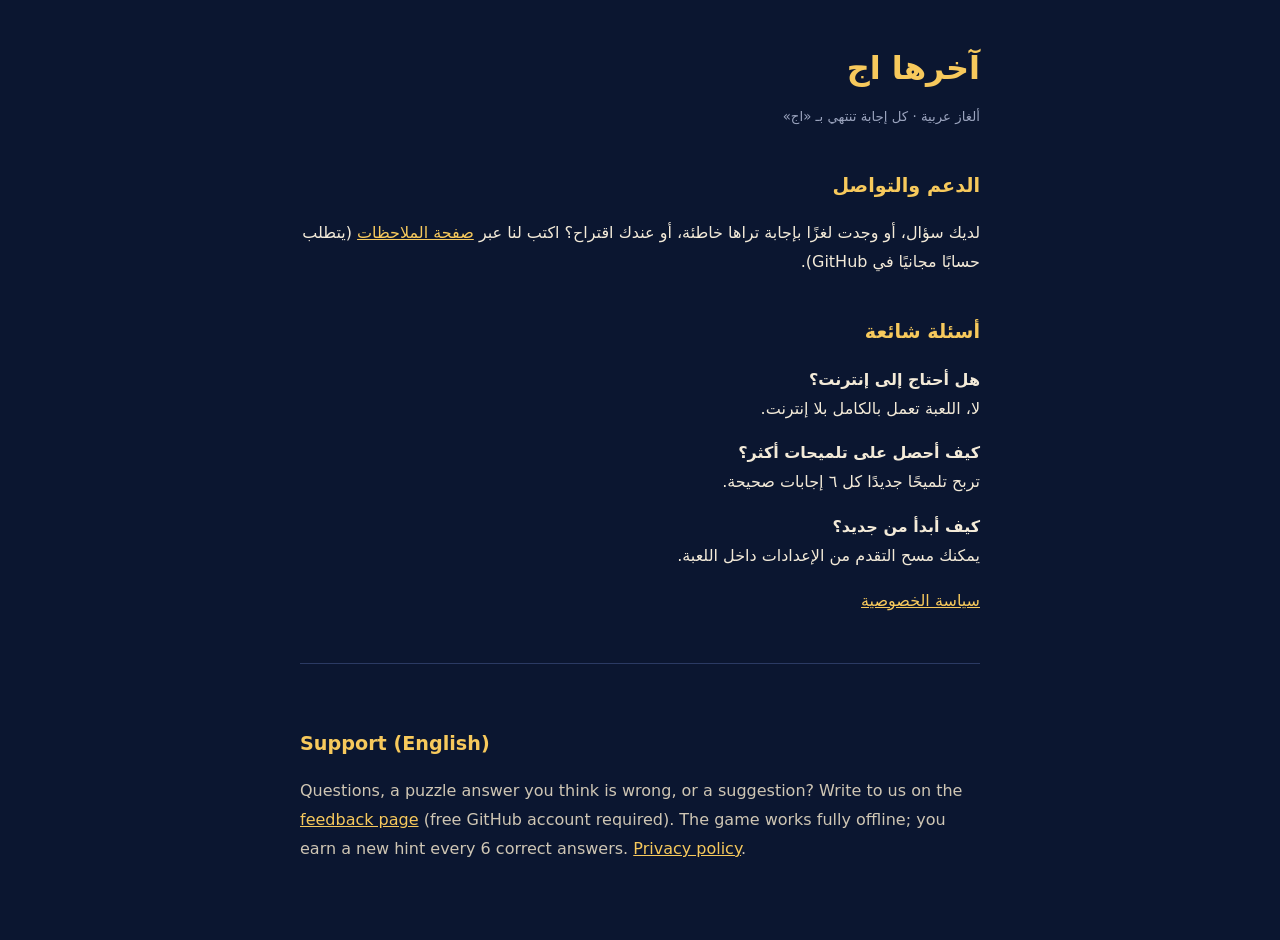
<file: index.html>
<!DOCTYPE html>
<html lang="ar" dir="rtl"><head><meta charset="utf-8"><meta name="viewport" content="width=device-width,initial-scale=1">
<title>الدعم · آخرها اج</title><link rel="stylesheet" href="style.css"></head>
<body><main>
<h1>آخرها اج</h1><small>ألغاز عربية · كل إجابة تنتهي بـ «اج»</small>
<h2>الدعم والتواصل</h2>
<p>لديك سؤال، أو وجدت لغزًا بإجابة تراها خاطئة، أو عندك اقتراح؟ اكتب لنا عبر <a href="https://github.com/falkaabi/akhirha-aj-site/issues">صفحة الملاحظات</a> (يتطلب حسابًا مجانيًا في GitHub).</p>
<h2>أسئلة شائعة</h2>
<p><b>هل أحتاج إلى إنترنت؟</b><br>لا، اللعبة تعمل بالكامل بلا إنترنت.</p>
<p><b>كيف أحصل على تلميحات أكثر؟</b><br>تربح تلميحًا جديدًا كل ٦ إجابات صحيحة.</p>
<p><b>كيف أبدأ من جديد؟</b><br>يمكنك مسح التقدم من الإعدادات داخل اللعبة.</p>
<p><a href="privacy.html">سياسة الخصوصية</a></p>
<div class="en"><h2>Support (English)</h2>
<p>Questions, a puzzle answer you think is wrong, or a suggestion? Write to us on the <a href="https://github.com/falkaabi/akhirha-aj-site/issues">feedback page</a> (free GitHub account required). The game works fully offline; you earn a new hint every 6 correct answers. <a href="privacy.html">Privacy policy</a>.</p></div>
</main></body></html>
</file>
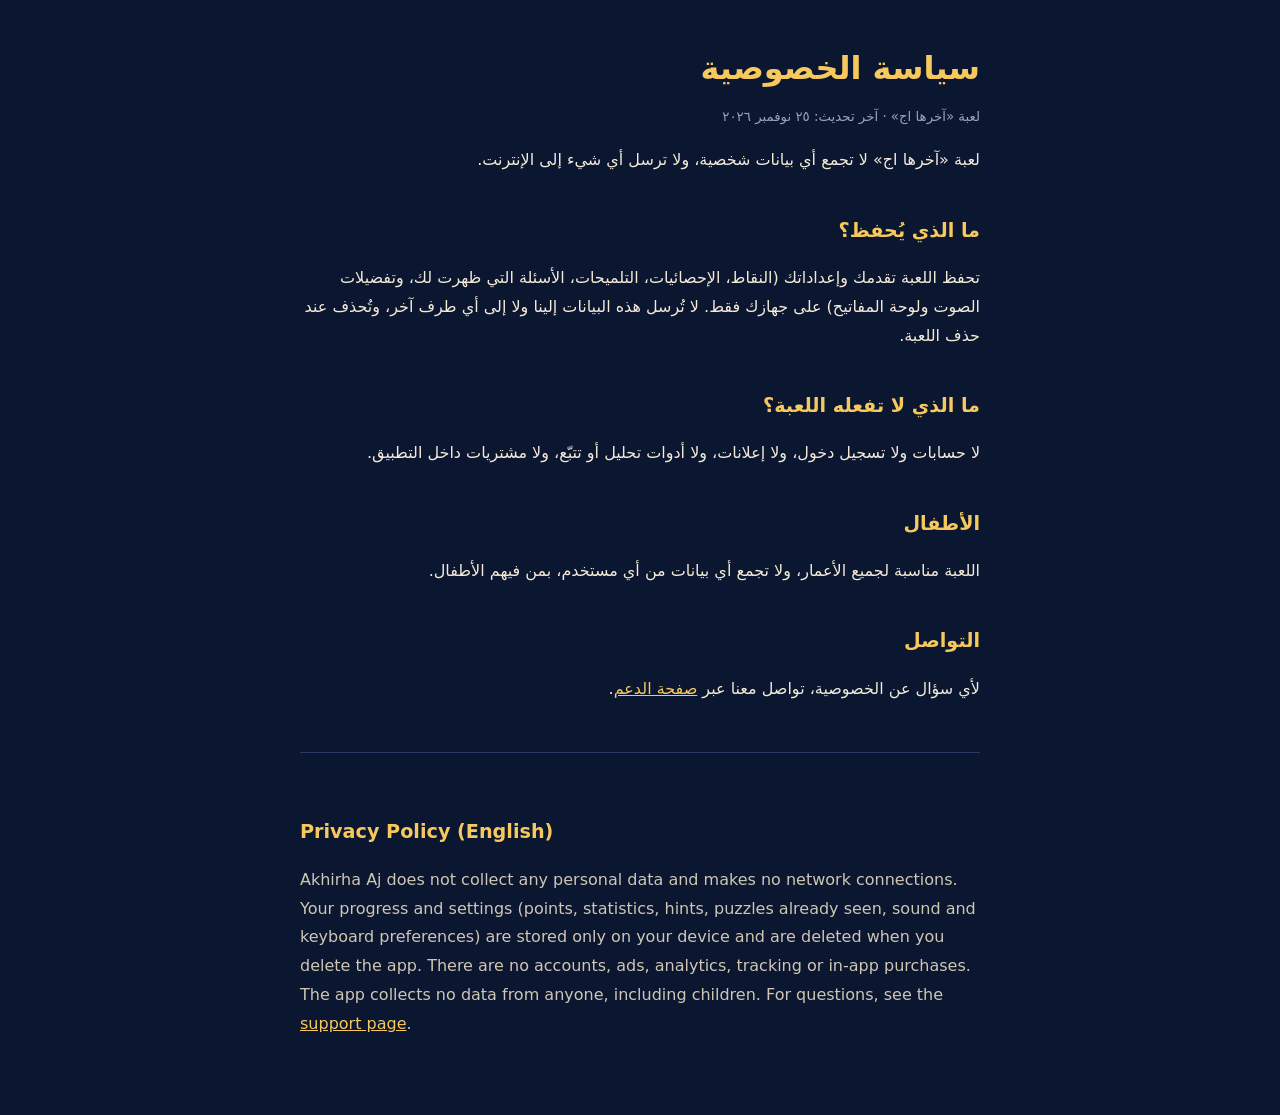
<file: privacy.html>
<!DOCTYPE html>
<html lang="ar" dir="rtl"><head><meta charset="utf-8"><meta name="viewport" content="width=device-width,initial-scale=1">
<title>سياسة الخصوصية · آخرها اج</title><link rel="stylesheet" href="style.css"></head>
<body><main>
<h1>سياسة الخصوصية</h1><small>لعبة «آخرها اج» · آخر تحديث: ٢٥ نوفمبر ٢٠٢٦</small>
<p>لعبة «آخرها اج» لا تجمع أي بيانات شخصية، ولا ترسل أي شيء إلى الإنترنت.</p>
<h2>ما الذي يُحفظ؟</h2>
<p>تحفظ اللعبة تقدمك وإعداداتك (النقاط، الإحصائيات، التلميحات، الأسئلة التي ظهرت لك، وتفضيلات الصوت ولوحة المفاتيح) على جهازك فقط. لا تُرسل هذه البيانات إلينا ولا إلى أي طرف آخر، وتُحذف عند حذف اللعبة.</p>
<h2>ما الذي لا تفعله اللعبة؟</h2>
<p>لا حسابات ولا تسجيل دخول، ولا إعلانات، ولا أدوات تحليل أو تتبّع، ولا مشتريات داخل التطبيق.</p>
<h2>الأطفال</h2>
<p>اللعبة مناسبة لجميع الأعمار، ولا تجمع أي بيانات من أي مستخدم، بمن فيهم الأطفال.</p>
<h2>التواصل</h2>
<p>لأي سؤال عن الخصوصية، تواصل معنا عبر <a href="support.html">صفحة الدعم</a>.</p>
<div class="en"><h2>Privacy Policy (English)</h2>
<p>Akhirha Aj does not collect any personal data and makes no network connections. Your progress and settings (points, statistics, hints, puzzles already seen, sound and keyboard preferences) are stored only on your device and are deleted when you delete the app. There are no accounts, ads, analytics, tracking or in-app purchases. The app collects no data from anyone, including children. For questions, see the <a href="support.html">support page</a>.</p></div>
</main></body></html>
</file>
<file: style.css>
body{font-family:-apple-system,"SF Arabic","Geeza Pro",system-ui,sans-serif;background:#0b1630;color:#f3ead8;margin:0;line-height:1.8}
main{max-width:680px;margin:0 auto;padding:40px 22px 60px}
h1{color:#f7c95c;font-size:2rem;margin:0 0 4px}h2{color:#f7c95c;font-size:1.2rem;margin-top:2em}
a{color:#f7c95c}.en{direction:ltr;text-align:left;border-top:1px solid #2b3a63;margin-top:3em;padding-top:1.5em;color:#cfc6b4}
small{color:#9aa3bd}
</file>
